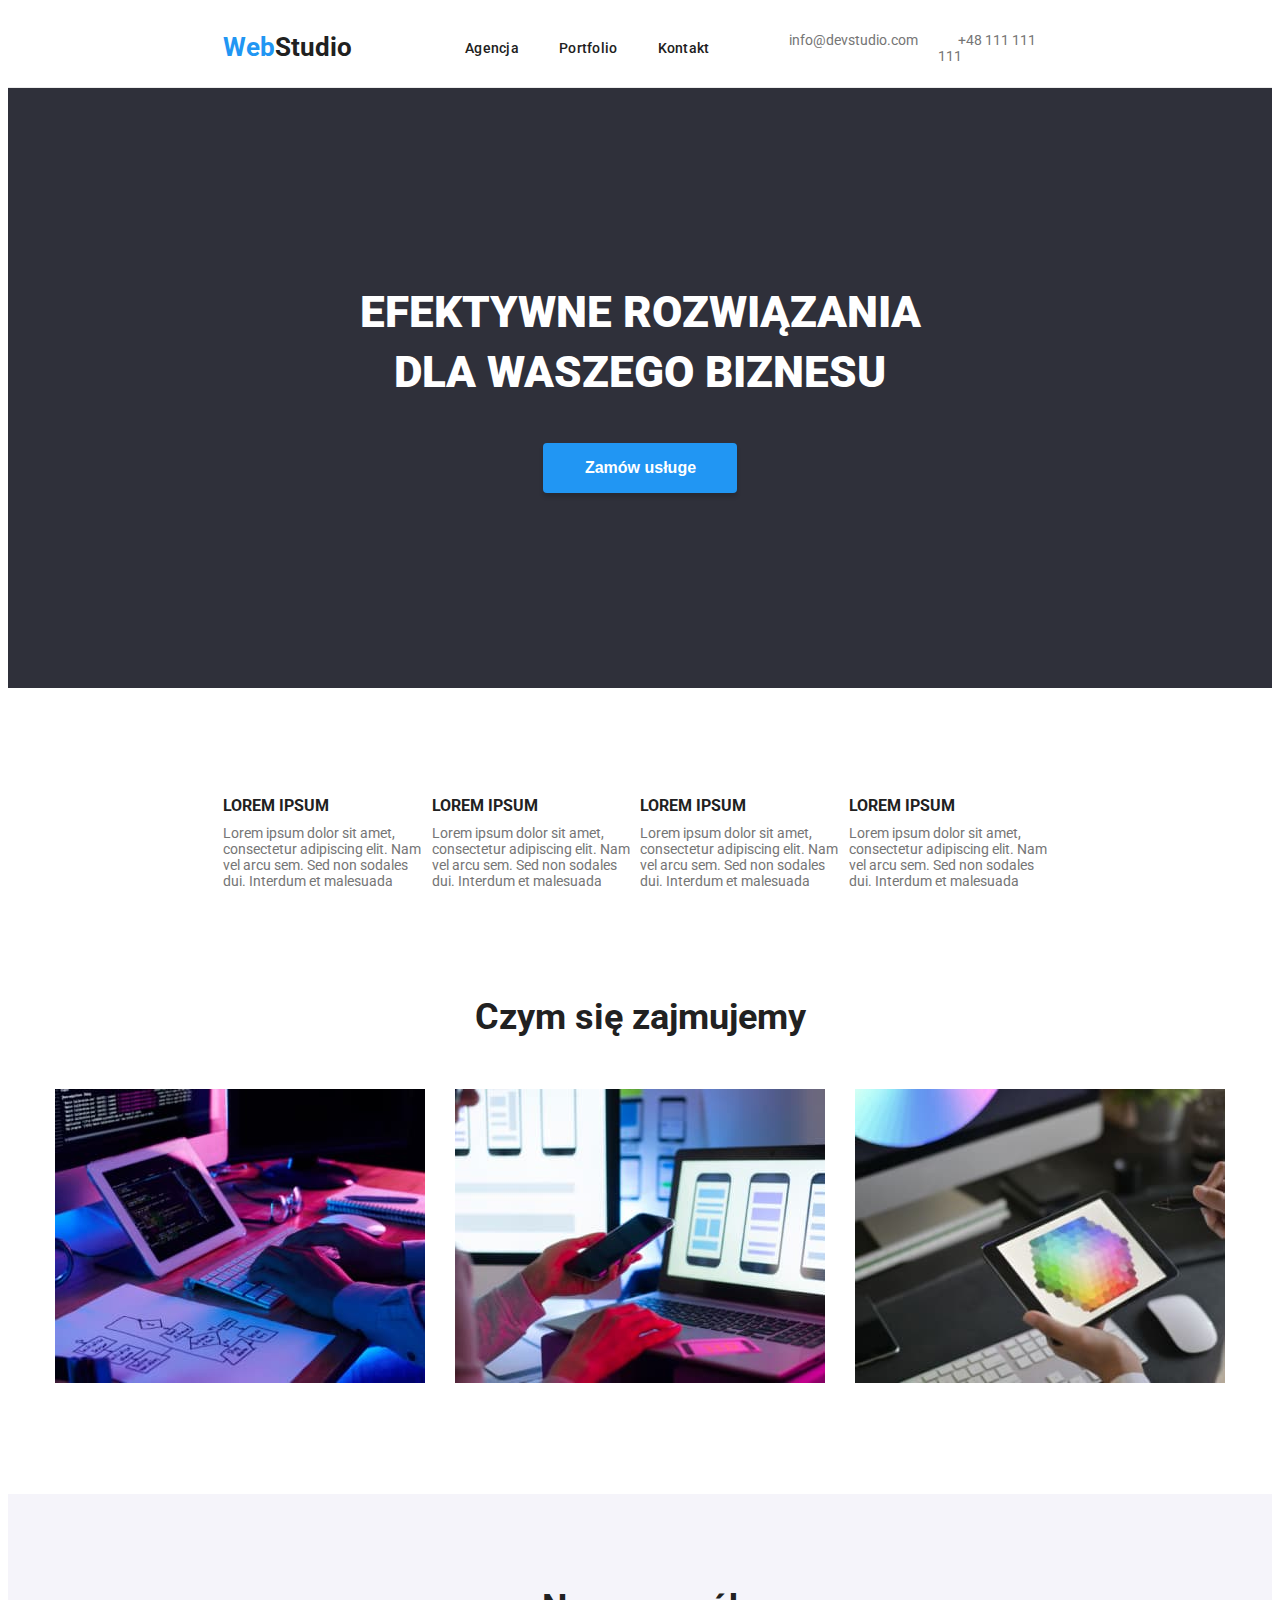
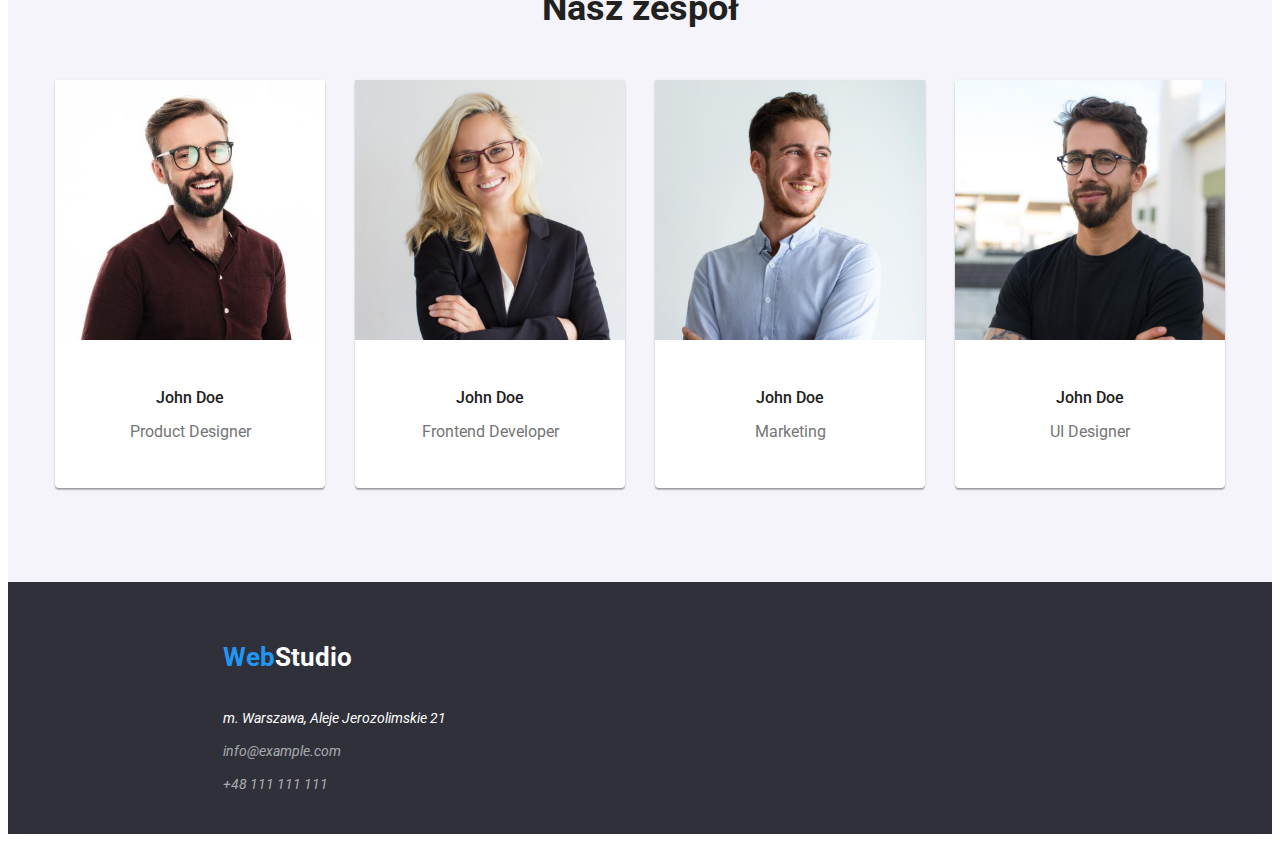
<file: index.html>
<!DOCTYPE html>
<html lang="pl-PL">
  <head>
    <meta charset="UTF-8" />
    <meta http-equiv="X-UA-Compatible" content="IE=edge" />
    <meta name="viewport" content="width=device-width, initial-scale=1.0" />
    <title>Studio</title>
    <link
      href="https://fonts.googleapis.com/css2?family=Raleway:wght@700&family=Roboto:wght@400;500;700;900&display=swap"
      rel="stylesheet"
    />

    <link rel="stylesheet" href="css/styles.css" />
  </head>
  <body>
    <!-- -------------HEADER------------- -->
    <header class="header">
      <div class="header__container">
        <div class="header__container--left">
          <a class="logo" href="index.html"
            ><span class="logo__header--first">Web</span
            ><span class="logo__header--second">Studio</span></a
          >
          <nav class="nav">
            <ul class="nav__group">
              <li><a class="nav__link" href="#">Agencja</a></li>
              <li><a class="nav__link" href="portfolio.html">Portfolio</a></li>
              <li><a class="nav__link" href="#">Kontakt</a></li>
            </ul>
          </nav>
        </div>
        <div class="header__container--right">
          <ul class="contact">
            <li>
              <a href="mailto:info@devistudio.com" class="contact__date"
                >info@devstudio.com</a
              >
            </li>
            <li>
              <a href="tel:+48111111111" class="contact__date"
                >+48 111 111 111</a
              >
            </li>
          </ul>
        </div>
      </div>
    </header>

    <main>
      <!-- -------------SLIDER------------- -->
      <section class="slider">
        <div class="slider__container">
          <h1 class="slider__title">
            EFEKTYWNE ROZWIĄZANIA<br />DLA WASZEGO BIZNESU
          </h1>
          <button class="slider__btn" type="button">Zamów usługe</button>
        </div>
      </section>

      <!-- ------------ARTICLE-------------- -->
      <section class="article">
        <div class="article__container">
          <ul class="article__group">
            <li>
              <h3 class="article__title">LOREM IPSUM</h3>
              <p class="article__text">
                Lorem ipsum dolor sit amet, consectetur adipiscing elit. Nam vel
                arcu sem. Sed non sodales dui. Interdum et malesuada
              </p>
            </li>
            <li>
              <h3 class="article__title">LOREM IPSUM</h3>
              <p class="article__text">
                Lorem ipsum dolor sit amet, consectetur adipiscing elit. Nam vel
                arcu sem. Sed non sodales dui. Interdum et malesuada
              </p>
            </li>
            <li>
              <h3 class="article__title">LOREM IPSUM</h3>
              <p class="article__text">
                Lorem ipsum dolor sit amet, consectetur adipiscing elit. Nam vel
                arcu sem. Sed non sodales dui. Interdum et malesuada
              </p>
            </li>
            <li>
              <h3 class="article__title">LOREM IPSUM</h3>
              <p class="article__text">
                Lorem ipsum dolor sit amet, consectetur adipiscing elit. Nam vel
                arcu sem. Sed non sodales dui. Interdum et malesuada
              </p>
            </li>
          </ul>
        </div>
      </section>

      <!-- -------------RESPONSIBILITIES------------- -->
      <section class="responsibilities">
        <div class="responsibilities__container">
          <h2 class="title">Czym się zajmujemy</h2>
          <ul class="responsibilities__list">
            <li>
              <img
                src="./images/photo1.jpg"
                alt="typing on the keyboard"
                width="370"
                height="294"
              />
            </li>
            <li>
              <img
                src="./images/photo2.jpg"
                alt="using mobile in front of laptop"
                width="370"
                height="294"
              />
            </li>
            <li>
              <img
                src="./images/photo3.jpg"
                alt="using tablet"
                width="370"
                height="294"
              />
            </li>
          </ul>
        </div>
      </section>
      <!-- -------------PERSONEL------------- -->
      <section class="personel">
        <div class="personel__container">
          <h2 class="title">Nasz zespół</h2>
          <ul class="personel__list">
            <li>
              <img
                src="./images/johndoe.jpg"
                alt="smilling men in eyeglasses, he has beard and wearing purple shirt"
                width="270"
                height="260"
              />
              <h3 class="personel__subtitle">John Doe</h3>
              <p class="personel__body">Product Designer</p>
            </li>
            <li>
              <img
                src="./images/johndoe2.jpg"
                alt="smilling blone hair women in eyeglasses, she is wearing black suit  "
                width="270"
                height="260"
              />
              <h3 class="personel__subtitle">John Doe</h3>
              <p class="personel__body">Frontend Developer</p>
            </li>
            <li>
              <img
                src="./images/johndoe3.jpg"
                alt="smilling men, he is wearing plain shirt"
                width="270"
                height="260"
              />
              <h3 class="personel__subtitle">John Doe</h3>
              <p class="personel__body">Marketing</p>
            </li>
            <li>
              <img
                src="./images/johndoe4.jpg"
                alt="men in eyeglasses, beard and black t-shirt"
                width="270"
                height="260"
              />
              <h3 class="personel__subtitle">John Doe</h3>
              <p class="personel__body">UI Designer</p>
            </li>
          </ul>
        </div>
      </section>
    </main>

    <!-- -------------FOOTER------------- -->
    <footer class="footer">
      <div class="footer__container">
        <a class="logo" href="index.html"
          ><span class="logo__footer--first">Web</span
          ><span class="logo__footer--second">Studio</span></a
        >
        <address class="footer__address">
          <ul class="footer__list">
            <li>m. Warszawa, Aleje Jerozolimskie 21</li>
            <li>
              <a href="mailto:info@example.com" class="footer__contact"
                >info@example.com</a
              >
            </li>
            <li>
              <a href="tel:+48111111111" class="footer__contact"
                >+48 111 111 111</a
              >
            </li>
          </ul>
        </address>
      </div>
    </footer>
  </body>
</html>
</file>
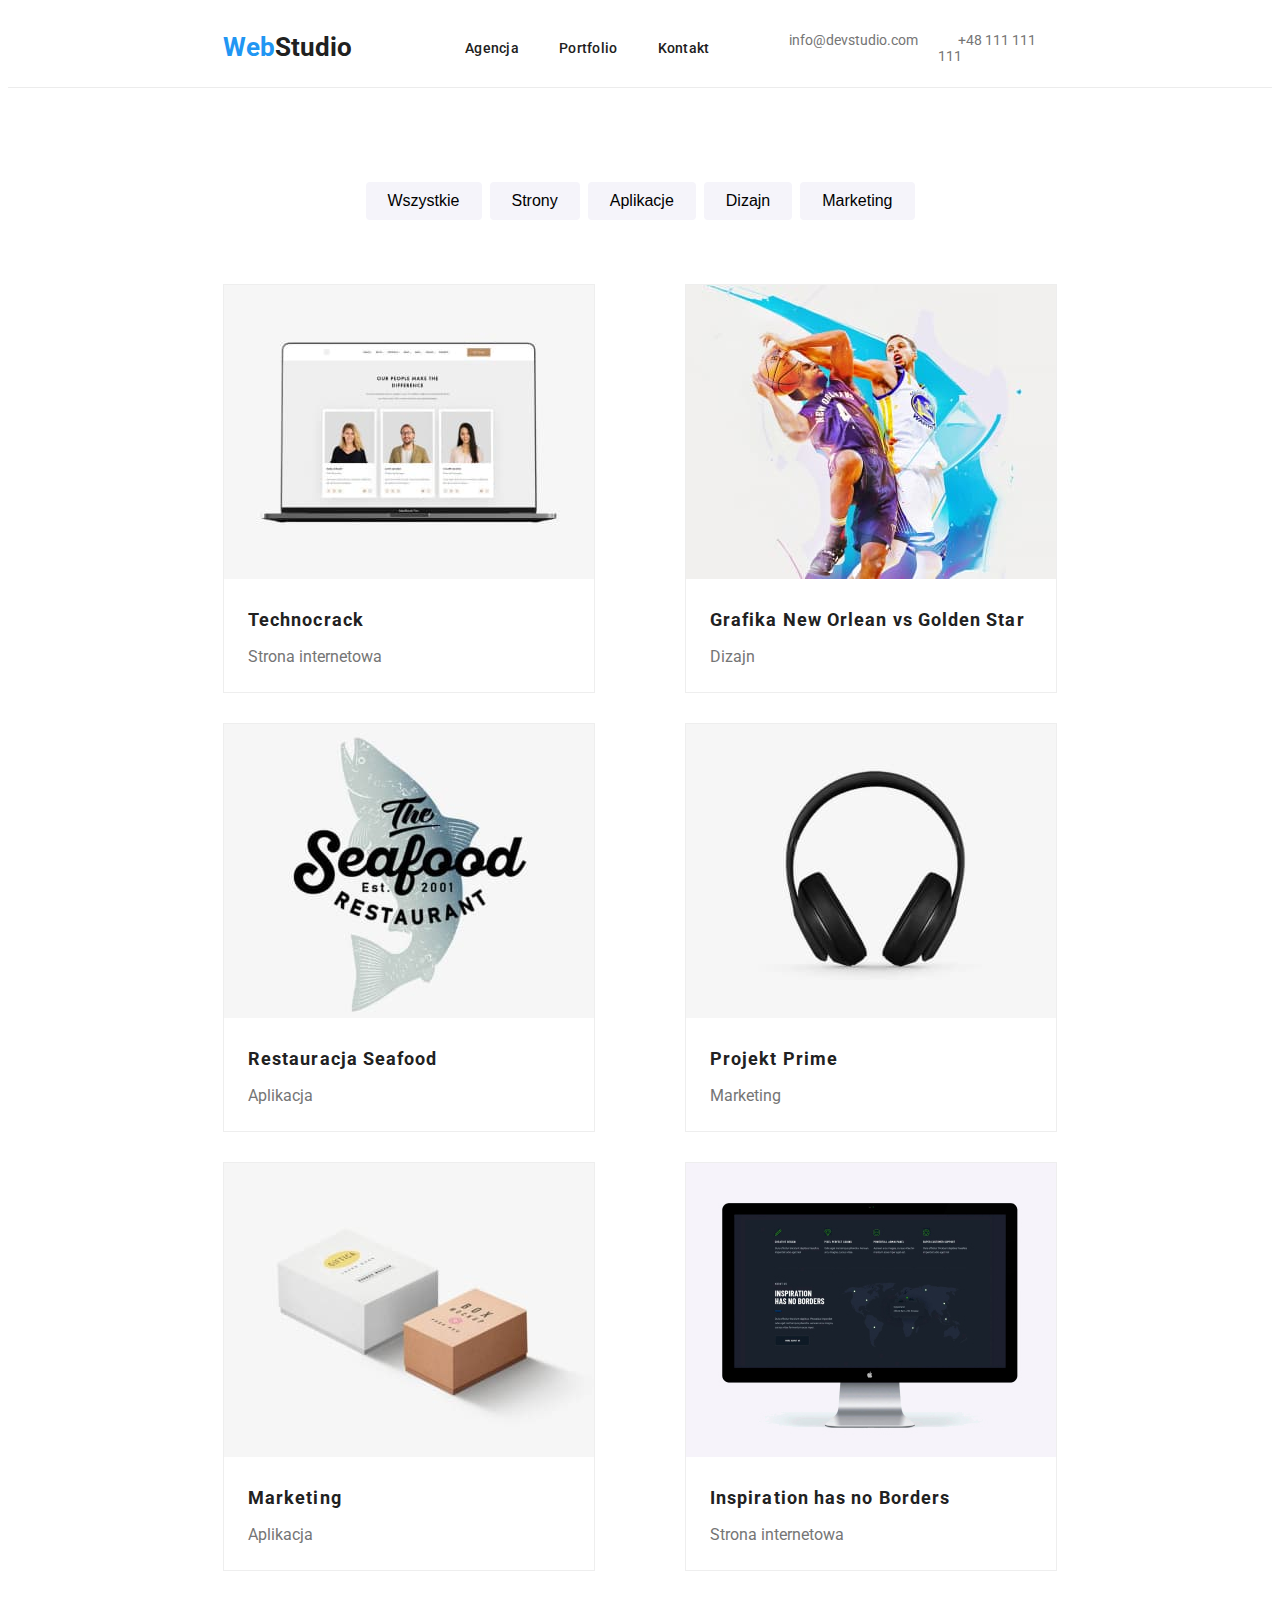
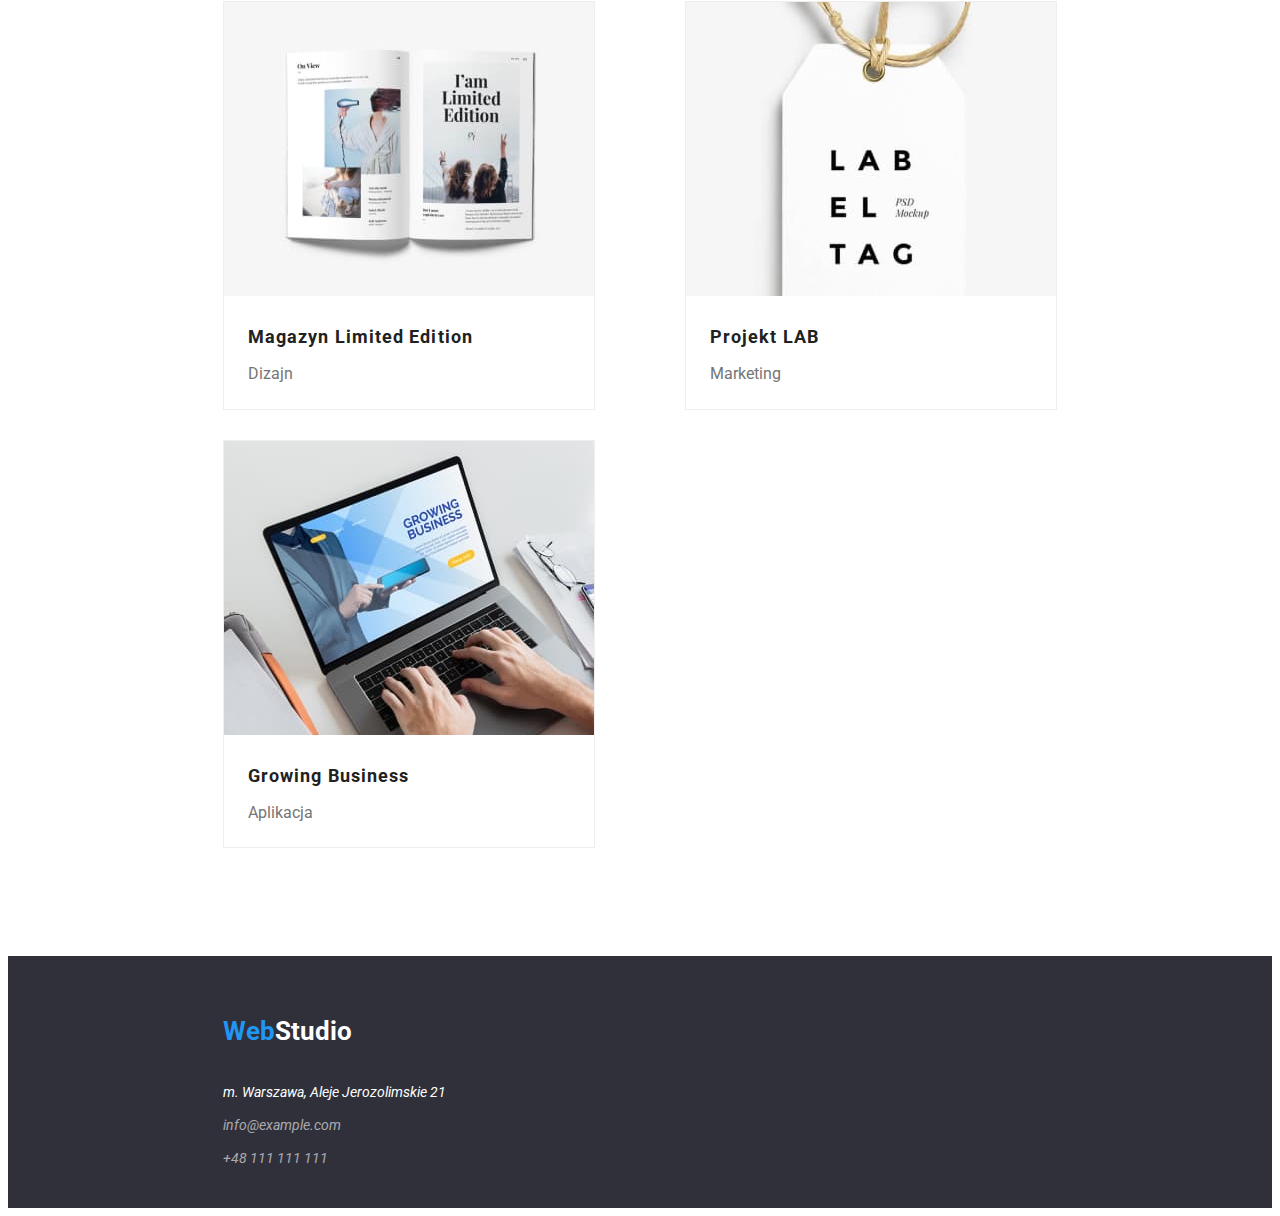
<file: portfolio.html>
<!DOCTYPE html>
<html lang="pl-PL">
  <head>
    <meta charset="UTF-8" />
    <meta http-equiv="X-UA-Compatible" content="IE=edge" />
    <meta name="viewport" content="width=device-width, initial-scale=1.0" />
    <title>Studio</title>
    <link
      href="https://fonts.googleapis.com/css2?family=Raleway:wght@700&family=Roboto:wght@400;500;700;900&display=swap"
      rel="stylesheet"
    />

    <link rel="stylesheet" href="css/styles.css" />
  </head>
  <!---------------HEADER------------- -->
  <header class="header">
    <div class="header__container">
      <div class="header__container--left">
        <a class="logo" href="index.html"
          ><span class="logo__header--first">Web</span
          ><span class="logo__header--second">Studio</span></a
        >
        <nav class="nav">
          <ul class="nav__group">
            <li><a class="nav__link" href="#">Agencja</a></li>
            <li><a class="nav__link" href="portfolio.html">Portfolio</a></li>
            <li><a class="nav__link" href="#">Kontakt</a></li>
          </ul>
        </nav>
      </div>
      <div class="header__container--right">
        <ul class="contact">
          <li>
            <a href="mailto:info@devistudio.com" class="contact__date"
              >info@devstudio.com</a
            >
          </li>
          <li>
            <a href="tel:+48111111111" class="contact__date">+48 111 111 111</a>
          </li>
        </ul>
      </div>
    </div>
  </header>
  <!---------------FILTERS------------- -->
  <body>
    <section class="filters">
      <div class="filters__container">
        <button type="button" class="filters__btn">Wszystkie</button>
        <button type="button" class="filters__btn">Strony</button>
        <button type="button" class="filters__btn">Aplikacje</button>
        <button type="button" class="filters__btn">Dizajn</button>
        <button type="button" class="filters__btn">Marketing</button>
      </div>
    </section>

    <!---------------CARDS------------- -->
    <section class="cards">
      <div class="cards__container">
        <ul class="cards__list">
          <li>
            <div class="card">
              <div class="card__container">
                <img
                  src="./images/portfolio1.jpg"
                  alt="laptop with pictures"
                  width="370"
                  height="294"
                />
                <h3 class="card__title">Technocrack</h3>
                <p class="card__text">Strona internetowa</p>
              </div>
            </div>
          </li>
          <li>
            <div class="card">
              <div class="card__container">
                <img
                  src="./images/portfolio2.jpg"
                  alt="basketball New Orlean vs Golden Star"
                  width="370"
                  height="294"
                />

                <h3 class="card__title">Grafika New Orlean vs Golden Star</h3>
                <p class="card__text">Dizajn</p>
              </div>
            </div>
          </li>
          <li>
            <div class="card">
              <div class="card__container">
                <img
                  src="./images/portfolio3.jpg"
                  alt="logo the seafood restaurant"
                  width="370"
                  height="294"
                />

                <h3 class="card__title">Restauracja Seafood</h3>
                <p class="card__text">Aplikacja</p>
              </div>
            </div>
          </li>
          <li>
            <div class="card">
              <div class="card__container">
                <img
                  src="./images/portfolio4.jpg"
                  alt="black headset"
                  width="370"
                  height="294"
                />

                <h3 class="card__title">Projekt Prime</h3>
                <p class="card__text">Marketing</p>
              </div>
            </div>
          </li>
          <li>
            <div class="card">
              <div class="card__container">
                <img
                  src="./images/portfolio5.jpg"
                  alt="two boxes, the first smaller than second box"
                  width="370"
                  height="294"
                />

                <h3 class="card__title">Marketing</h3>
                <p class="card__text">Aplikacja</p>
              </div>
            </div>
          </li>
          <li>
            <div class="card">
              <div class="card__container">
                <img
                  src="./images/portfolio6.jpg"
                  alt="screen with world's map"
                  width="370"
                  height="294"
                />

                <h3 class="card__title">Inspiration has no Borders</h3>
                <p class="card__text">Strona internetowa</p>
              </div>
            </div>
          </li>
          <li>
            <div class="card">
              <div class="card__container">
                <img
                  src="./images/portfolio7.jpg"
                  alt="magazine Limited Edition"
                  width="370"
                  height="294"
                />

                <h3 class="card__title">Magazyn Limited Edition</h3>
                <p class="card__text">Dizajn</p>
              </div>
            </div>
          </li>
          <li>
            <div class="card">
              <div class="card__container">
                <img
                  src="./images/portfolio8.jpg"
                  alt="image with label tag"
                  width="370"
                  height="294"
                />

                <h3 class="card__title">Projekt LAB</h3>
                <p class="card__text">Marketing</p>
              </div>
            </div>
          </li>
          <li>
            <div class="card">
              <div class="card__container">
                <img
                  src="./images/portfolio9.jpg"
                  alt="men is typing on the laptop"
                  width="370"
                  height="294"
                />
                <h3 class="card__title">Growing Business</h3>
                <p class="card__text">Aplikacja</p>
              </div>
            </div>
          </li>
        </ul>
      </div>
    </section>
    <!---------------FOOTER------------- -->
    <footer class="footer">
      <div class="footer__container">
        <a class="logo" href="index.html"
          ><span class="logo__footer--first">Web</span
          ><span class="logo__footer--second">Studio</span></a
        >
        <address class="footer__address">
          <ul class="footer__list">
            <li>m. Warszawa, Aleje Jerozolimskie 21</li>
            <li>
              <a href="mailto:info@example.com" class="footer__contact"
                >info@example.com</a
              >
            </li>
            <li>
              <a href="tel:+48111111111" class="footer__contact"
                >+48 111 111 111</a
              >
            </li>
          </ul>
        </address>
      </div>
    </footer>
  </body>
</html>
</file>
<file: css/styles.css>
:root {
  --background-color: white;
  --text-color: rgba(33, 33, 33, 1);
  --font-size: 14px;
  --font-weight: 400;
  --font-style: normal;
  --font-family: "Roboto", "Raleway", sans-serif;
  --transition: cubic-bezier(0.4, 0, 0.2, 1);
  --color-button-close: rgb(255, 255, 255);
  --primary-color: #2196f3;
  --secondary-color: #f5f4fa;
  --third-color: #ffffff;
  --fourth-color: #757575;
  --background-color-second: rgba(47, 48, 58, 1);
}
* {
  box-sizing: border-box;
  list-style: none;
  text-decoration: none;
}

body {
  font-family: var(--font-family);
  color: var(--text-color);
  background-color: var(--background-color);
  font-size: var(--font-size);
  font-weight: var(--font-weight);
  font-style: var(--font-style);
}
/* -------------HEADER------------- */
.header {
  border-bottom: 1px solid #ececec;
  height: 80px;
  display: flex;
  align-items: center;
  justify-content: center;
}
.header__container {
  width: 1200px;
  display: flex;
  align-items: center;
  margin: 0px 215px;
}

.header__container--left {
  display: flex;
  justify-content: flex-start;
  margin: 0 auto 0 0;
}
.header__container--right {
  margin: 0 0 auto 0;
}

.nav__group {
  display: flex;
  padding-left: 93px;
}
.nav__link {
  color: var(--text-color);
  font-weight: 500;
  letter-spacing: 0.02em;
  padding: 16px;
  margin: 4px;
}
.nav__link:hover,
.nav__link:focus,
.nav__link:active {
  color: var(--primary-color);
}

.contact {
  display: flex;
}
.contact__date {
  color: var(--fourth-color);
  padding: 16px;
  margin: 4px;
}
.contact__date:hover,
.contact__date:focus,
.contact__date:active {
  color: var(--primary-color);
}
/* -------------LOGO------------- */
.logo {
  font-size: 26px;
  font-weight: 700;
  line-height: 1.19;
  display: flex;
  align-items: center;
}

.logo__header--first {
  color: var(--primary-color);
}
.logo__header--second {
  color: var(--text-color);
}
.logo__footer--first {
  color: var(--primary-color);
}
.logo__footer--second {
  color: var(--third-color);
}

/* -------------FOOTER------------- */
.footer {
  background-color: var(--background-color-second);
  height: 252px;
  display: flex;
  justify-content: center;
}
.footer__container {
  width: 1200px;
  margin: 0px 215px;
  padding-top: 60px;
}
.footer__address {
  color: var(--third-color);
  line-height: 1.71;
  padding-top: 20px;
}
.footer__list {
  padding: 0px;
}
.footer__list li {
  padding-bottom: 9px;
}
.footer__contact {
  color: rgba(255, 255, 255, 0.6);
}
.footer__contact:hover,
.footer__contact:active,
.footer__contact:focus {
  color: var(--primary-color);
}

/* -------------SLIDER------------- */

.slider {
  background-color: var(--background-color-second);
  height: 600px;
  text-align: center;
  display: flex;
  align-items: center;
  justify-content: center;
  margin-bottom: 94px;
}

.slider__container {
  width: 1200px;
  margin: 0px 215px;
}
.slider__btn {
  cursor: pointer;
  font-weight: 700;
  font-size: 16px;
  line-height: 1.87;
  border-radius: 4px;
  box-shadow: 0px 4px 4px rgba(0, 0, 0, 0.15);
  border-style: none;
  padding: 10px 41px 10px 42px;
  color: var(--third-color);
  background-color: var(--primary-color);
}

.slider__title {
  font-size: 44px;
  color: var(--third-color);
  font-weight: 900;
  line-height: 1.36;
  margin: 0px;
  margin-bottom: 40px;
}

/* -------------ARTICLE------------- */
.article {
  margin-bottom: 94px;
  display: flex;
  justify-content: center;
}
.article__group {
  display: flex;
  padding: 0px;
}
.article__container {
  width: 1200px;
  margin: 0px 215px;
}
.article__title {
  font-weight: 700;
  margin: 0px;
  margin-bottom: 10px;
}
.article__text {
  color: var(--fourth-color);
  margin: 0px;
}

/* -------------RESPONSIBILITIES------------- */
.responsibilities {
  margin-bottom: 94px;
  display: flex;
  justify-content: center;
}
.responsibilities__container {
  width: 1200px;
  margin: 0px 215px;
}
.title {
  font-size: 36px;
  font-weight: 700;
  line-height: 1.16;
  text-align: center;
  margin: 0px;
  margin-bottom: 50px;
}

.responsibilities__list {
  display: flex;
  gap: 30px;
  padding: 0px;
}

/* -------------PERSONEL------------- */
.personel {
  background-color: var(--secondary-color);
  display: flex;
  justify-content: center;
}

.personel__container {
  width: 1200px;
  margin: 0px 215px;
  padding-top: 94px;
}

.personel__list {
  display: flex;
  padding: 0px;
  margin: 0px;
  gap: 30px;
  padding-bottom: 94px;
}
.personel__list li {
  box-shadow: 0px 1px 3px rgba(0, 0, 0, 0.12), 0px 1px 1px rgba(0, 0, 0, 0.14),
    0px 2px 1px rgba(0, 0, 0, 0.2);
  border-radius: 0px 0px 4px 4px;
  background-color: var(--third-color);
  padding-bottom: 30px;
}
.personel__subtitle {
  font-size: 16px;
  font-weight: 500;
  line-height: 1.18;
  text-align: center;
  padding-top: 30px;
}

.personel__body {
  font-size: 16px;
  color: var(--fourth-color);
  line-height: 1.18;
  text-align: center;
}

/* -------------FILTERS------------- */
.filters {
  display: flex;
  justify-content: center;
}
.filters__container {
  width: 1200px;
  margin: 94px 215px 50px;
  display: flex;
  justify-content: center;
  gap: 8px;
}
.filters__btn {
  cursor: pointer;
  background-color: var(--secondary-color);
  font-weight: 500;
  font-size: 16px;
  line-height: 1.62;
  border-radius: 4px;
  border-style: none;
  padding: 6px 22px;
}
.filters__btn:hover,
.filters__btn:active {
  color: var(--third-color);
  background-color: var(--primary-color);
}

/* -------------CARDS------------- */
.cards {
  display: flex;
  justify-content: center;
}
.cards__container {
  width: 1200px;
  margin: 0px 215px;
  padding-bottom: 94px;
}
.cards__list {
  padding: 0px;
  display: flex;
  flex-wrap: wrap;
  justify-content: space-between;
  row-gap: 30px;
}
.cards__list li {
  background: var(--third-color);
  border: 1px solid #eeeeee;
}

.card__title {
  font-size: 18px;
  font-weight: 700;
  line-height: 2;
  letter-spacing: 0.06em;
  margin: 20px 0px 4px 24px;
}
.card__text {
  font-size: 16px;
  color: var(--fourth-color);
  line-height: 1.87;
  margin: 0px 0px 20px 24px;
}
</file>
